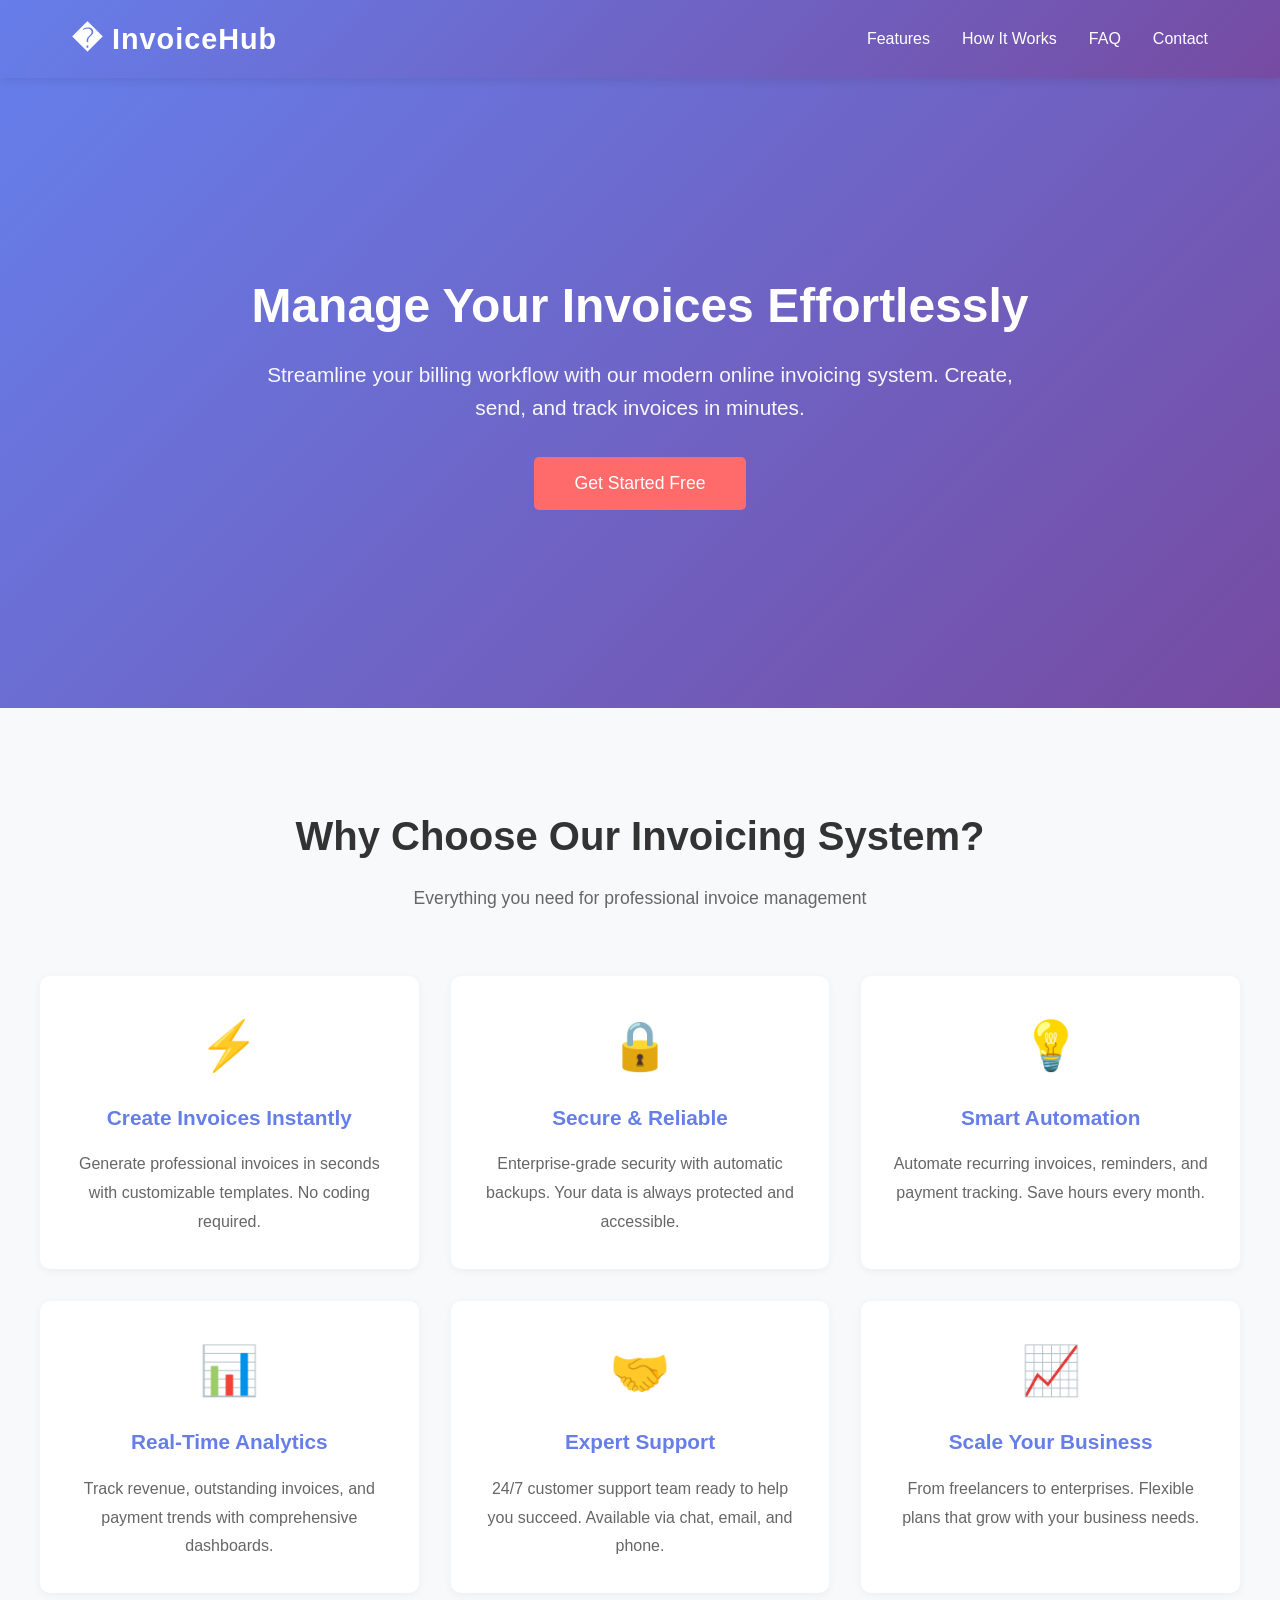
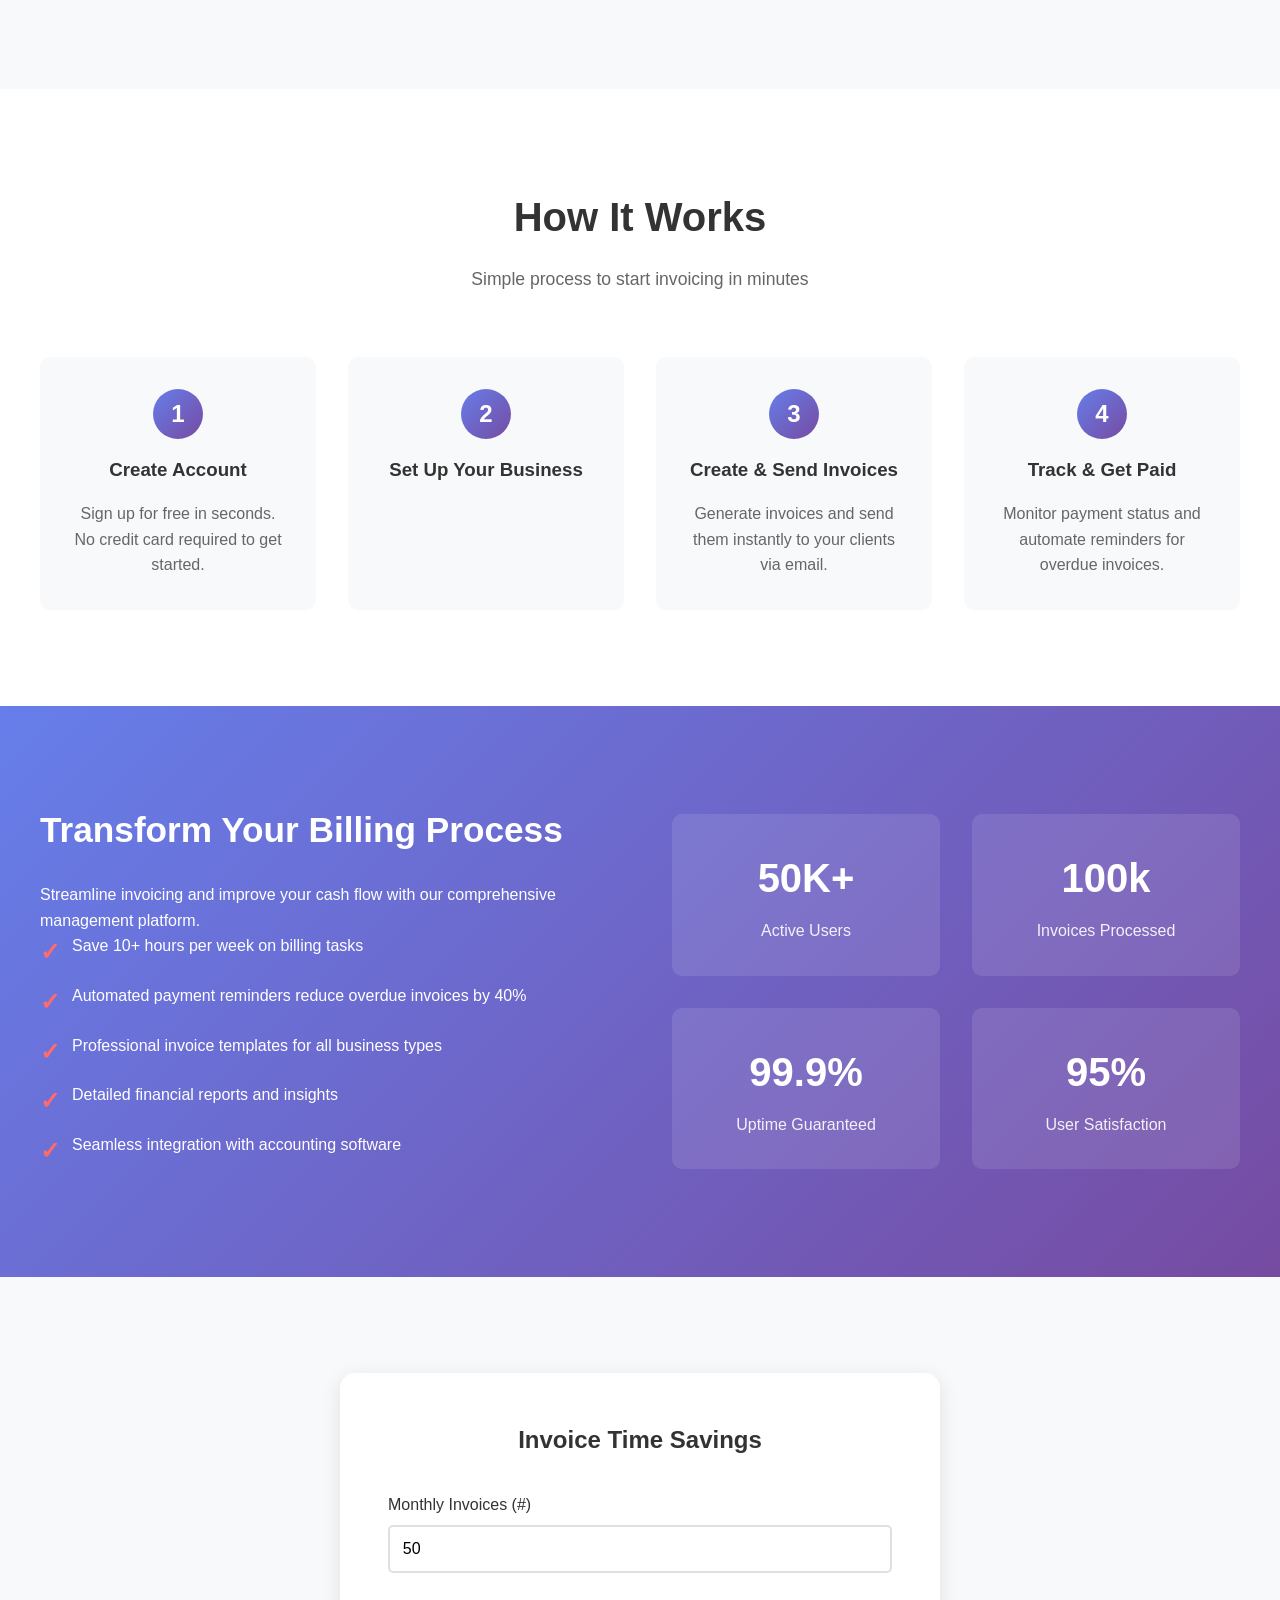
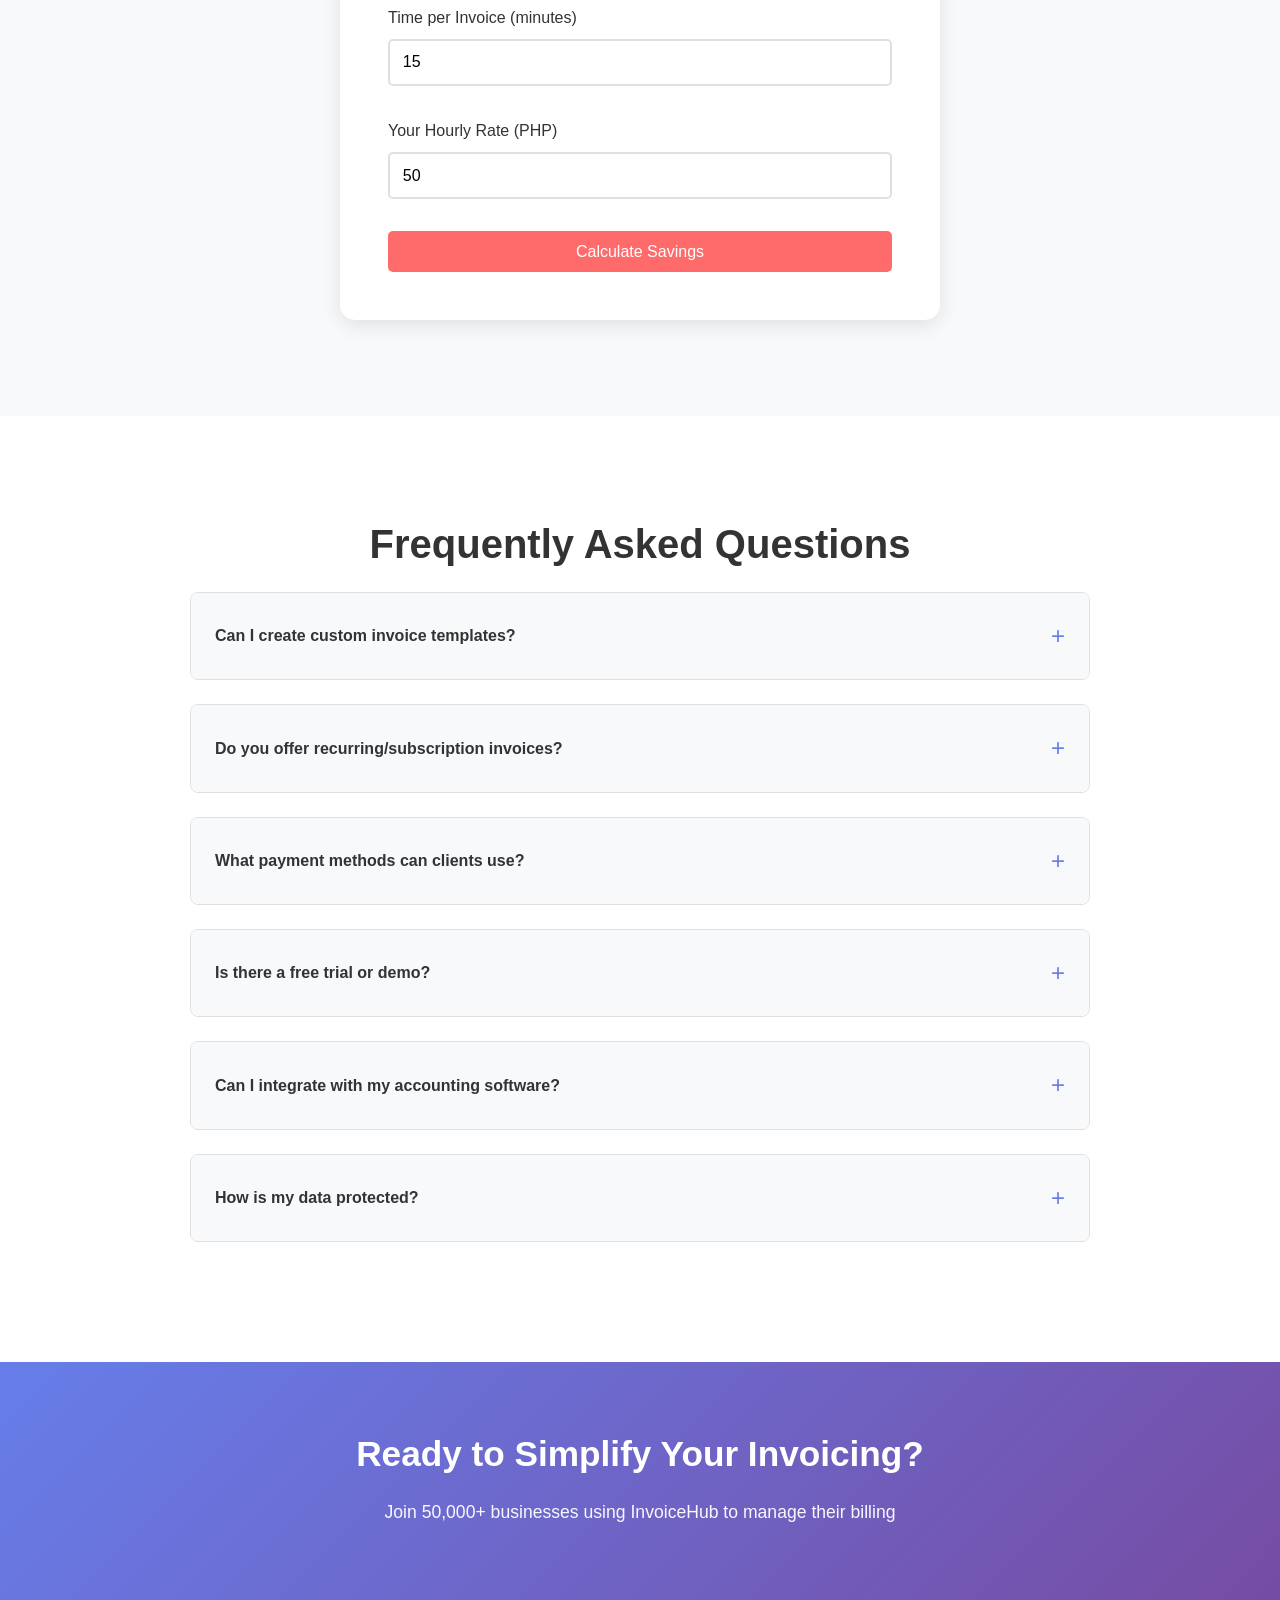
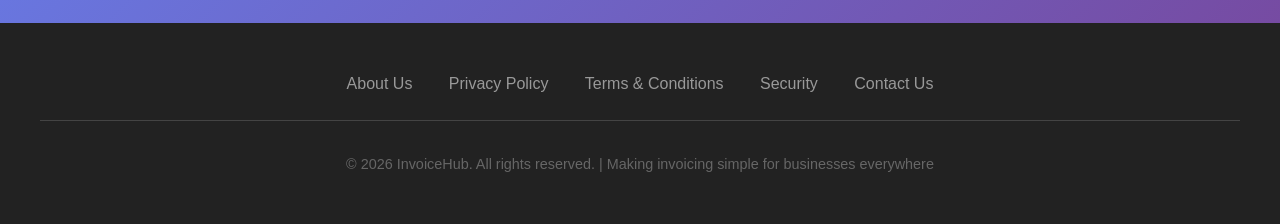
<file: Online Invoicing System/index.html>
<!DOCTYPE html>
<html lang="en">
<head>
    <meta charset="UTF-8">
    <meta name="viewport" content="width=device-width, initial-scale=1.0">
    <title>Online Invoicing System - Professional Invoice Management</title>
    <style>
        * {
            margin: 0;
            padding: 0;
            box-sizing: border-box;
        }

        body {
            font-family: 'Segoe UI', Tahoma, Geneva, Verdana, sans-serif;
            line-height: 1.6;
            color: #333;
            overflow-x: hidden;
        }

        /* Header & Navigation */
        header {
            background: linear-gradient(135deg, #667eea 0%, #764ba2 100%);
            color: white;
            padding: 1rem 0;
            position: sticky;
            top: 0;
            z-index: 1000;
            box-shadow: 0 2px 10px rgba(0, 0, 0, 0.1);
        }

        nav {
            max-width: 1200px;
            margin: 0 auto;
            display: flex;
            justify-content: space-between;
            align-items: center;
            padding: 0 2rem;
        }

        .logo {
            font-size: 1.8rem;
            font-weight: bold;
            letter-spacing: 1px;
        }

        .nav-links {
            display: flex;
            list-style: none;
            gap: 2rem;
        }

        .nav-links a {
            color: white;
            text-decoration: none;
            transition: opacity 0.3s;
            cursor: pointer;
        }

        .nav-links a:hover {
            opacity: 0.8;
        }

        .cta-button {
            background: #ff6b6b;
            color: white;
            padding: 0.7rem 1.5rem;
            border-radius: 5px;
            text-decoration: none;
            transition: all 0.3s;
            border: none;
            cursor: pointer;
            font-size: 1rem;
        }

        .cta-button:hover {
            background: #ff5252;
            transform: translateY(-2px);
            box-shadow: 0 5px 15px rgba(255, 107, 107, 0.3);
        }

        /* Hero Section */
        .hero {
            background: linear-gradient(135deg, #667eea 0%, #764ba2 100%);
            color: white;
            padding: 6rem 2rem;
            text-align: center;
            min-height: 70vh;
            display: flex;
            align-items: center;
            justify-content: center;
        }

        .hero-content {
            max-width: 800px;
            animation: fadeInUp 0.8s ease;
        }

        .hero h1 {
            font-size: 3rem;
            margin-bottom: 1.5rem;
            line-height: 1.2;
        }

        .hero p {
            font-size: 1.3rem;
            margin-bottom: 2rem;
            opacity: 0.95;
        }

        .hero-buttons {
            display: flex;
            gap: 1rem;
            justify-content: center;
            flex-wrap: wrap;
        }

        .hero .primary-btn {
            background: #ff6b6b;
            padding: 1rem 2.5rem;
            font-size: 1.1rem;
        }

        .hero .secondary-btn {
            background: rgba(255, 255, 255, 0.2);
            padding: 1rem 2.5rem;
            font-size: 1.1rem;
            border: 2px solid white;
        }

        .hero .secondary-btn:hover {
            background: rgba(255, 255, 255, 0.3);
        }

        /* Animation */
        @keyframes fadeInUp {
            from {
                opacity: 0;
                transform: translateY(30px);
            }
            to {
                opacity: 1;
                transform: translateY(0);
            }
        }

        /* Features Section */
        .features {
            padding: 6rem 2rem;
            background: #f8f9fa;
        }

        .section-title {
            text-align: center;
            font-size: 2.5rem;
            margin-bottom: 1rem;
            color: #333;
        }

        .section-subtitle {
            text-align: center;
            font-size: 1.1rem;
            color: #666;
            margin-bottom: 4rem;
        }

        .features-grid {
            max-width: 1200px;
            margin: 0 auto;
            display: grid;
            grid-template-columns: repeat(auto-fit, minmax(300px, 1fr));
            gap: 2rem;
        }

        .feature-card {
            background: white;
            padding: 2rem;
            border-radius: 10px;
            box-shadow: 0 2px 10px rgba(0, 0, 0, 0.05);
            transition: transform 0.3s, box-shadow 0.3s;
            text-align: center;
        }

        .feature-card:hover {
            transform: translateY(-5px);
            box-shadow: 0 10px 25px rgba(0, 0, 0, 0.1);
        }

        .feature-icon {
            font-size: 3rem;
            margin-bottom: 1rem;
        }

        .feature-card h3 {
            font-size: 1.3rem;
            margin-bottom: 1rem;
            color: #667eea;
        }

        .feature-card p {
            color: #666;
            line-height: 1.8;
        }

        /* How It Works */
        .how-it-works {
            padding: 6rem 2rem;
            background: white;
        }

        .steps-grid {
            max-width: 1200px;
            margin: 0 auto;
            display: grid;
            grid-template-columns: repeat(auto-fit, minmax(250px, 1fr));
            gap: 2rem;
        }

        .step {
            position: relative;
            padding: 2rem;
            background: #f8f9fa;
            border-radius: 10px;
            text-align: center;
        }

        .step-number {
            display: inline-block;
            width: 50px;
            height: 50px;
            background: linear-gradient(135deg, #667eea 0%, #764ba2 100%);
            color: white;
            border-radius: 50%;
            line-height: 50px;
            font-size: 1.5rem;
            font-weight: bold;
            margin-bottom: 1rem;
        }

        .step h3 {
            margin-bottom: 1rem;
            color: #333;
        }

        .step p {
            color: #666;
        }

        /* Benefits Section */
        .benefits {
            padding: 6rem 2rem;
            background: linear-gradient(135deg, #667eea 0%, #764ba2 100%);
            color: white;
        }

        .benefits-content {
            max-width: 1200px;
            margin: 0 auto;
            display: grid;
            grid-template-columns: 1fr 1fr;
            gap: 4rem;
            align-items: center;
        }

        .benefits-text h2 {
            font-size: 2.2rem;
            margin-bottom: 1.5rem;
        }

        .benefits-list {
            list-style: none;
        }

        .benefits-list li {
            margin-bottom: 1.5rem;
            padding-left: 2rem;
            position: relative;
        }

        .benefits-list li:before {
            content: "✓";
            position: absolute;
            left: 0;
            font-size: 1.5rem;
            color: #ff6b6b;
            font-weight: bold;
        }

        .benefits-stats {
            display: grid;
            grid-template-columns: 1fr 1fr;
            gap: 2rem;
        }

        .stat {
            background: rgba(255, 255, 255, 0.1);
            padding: 2rem;
            border-radius: 10px;
            text-align: center;
        }

        .stat-number {
            font-size: 2.5rem;
            font-weight: bold;
            margin-bottom: 0.5rem;
        }

        .stat-label {
            opacity: 0.9;
        }

        /* Loan Amount Calculator */
        .calculator {
            padding: 6rem 2rem;
            background: #f8f9fa;
        }

        .calculator-container {
            max-width: 600px;
            margin: 0 auto;
            background: white;
            padding: 3rem;
            border-radius: 15px;
            box-shadow: 0 5px 20px rgba(0, 0, 0, 0.1);
        }

        .calculator-container h2 {
            text-align: center;
            margin-bottom: 2rem;
            color: #333;
        }

        .input-group {
            margin-bottom: 2rem;
        }

        .input-group label {
            display: block;
            margin-bottom: 0.5rem;
            color: #333;
            font-weight: 500;
        }

        .input-group input {
            width: 100%;
            padding: 0.8rem;
            border: 2px solid #e0e0e0;
            border-radius: 5px;
            font-size: 1rem;
            transition: border-color 0.3s;
        }

        .input-group input:focus {
            outline: none;
            border-color: #667eea;
        }

        .result {
            background: #f0f4ff;
            padding: 2rem;
            border-radius: 10px;
            margin-top: 2rem;
            text-align: center;
            display: none;
        }

        .result.show {
            display: block;
            animation: fadeInUp 0.5s ease;
        }

        .result p {
            color: #666;
            margin-bottom: 1rem;
        }

        .result-amount {
            font-size: 2rem;
            color: #667eea;
            font-weight: bold;
        }

        /* FAQ Section */
        .faq {
            padding: 6rem 2rem;
            background: white;
        }

        .faq-container {
            max-width: 900px;
            margin: 0 auto;
        }

        .faq-item {
            margin-bottom: 1.5rem;
            border: 1px solid #e0e0e0;
            border-radius: 8px;
            overflow: hidden;
        }

        .faq-question {
            background: #f8f9fa;
            padding: 1.5rem;
            cursor: pointer;
            display: flex;
            justify-content: space-between;
            align-items: center;
            transition: background 0.3s;
        }

        .faq-question:hover {
            background: #f0f0f0;
        }

        .faq-question h4 {
            color: #333;
            margin: 0;
        }

        .faq-toggle {
            font-size: 1.5rem;
            color: #667eea;
            transition: transform 0.3s;
        }

        .faq-toggle.active {
            transform: rotate(45deg);
        }

        .faq-answer {
            padding: 0;
            max-height: 0;
            overflow: hidden;
            transition: all 0.3s;
            background: #fafafa;
        }

        .faq-answer.show {
            padding: 1.5rem;
            max-height: 500px;
        }

        .faq-answer p {
            color: #666;
            line-height: 1.8;
        }

        /* CTA Section */
        .final-cta {
            background: linear-gradient(135deg, #667eea 0%, #764ba2 100%);
            color: white;
            padding: 4rem 2rem;
            text-align: center;
        }

        .final-cta h2 {
            font-size: 2.2rem;
            margin-bottom: 1rem;
        }

        .final-cta p {
            font-size: 1.1rem;
            margin-bottom: 2rem;
            opacity: 0.95;
        }

        .final-cta .cta-button {
            padding: 1.2rem 3rem;
            font-size: 1.1rem;
        }

        /* Footer */
        footer {
            background: #222;
            color: white;
            padding: 3rem 2rem;
            text-align: center;
        }

        .footer-content {
            max-width: 1200px;
            margin: 0 auto;
        }

        .footer-links {
            margin-bottom: 1.5rem;
        }

        .footer-links a {
            color: #999;
            text-decoration: none;
            margin: 0 1rem;
            transition: color 0.3s;
        }

        .footer-links a:hover {
            color: white;
        }

        .footer-bottom {
            color: #666;
            font-size: 0.9rem;
            border-top: 1px solid #444;
            padding-top: 2rem;
        }

        /* Responsive */
        @media (max-width: 768px) {
            .hero h1 {
                font-size: 2rem;
            }

            .hero p {
                font-size: 1rem;
            }

            .hero-buttons {
                flex-direction: column;
                align-items: center;
            }

            .hero .primary-btn,
            .hero .secondary-btn {
                width: 100%;
            }

            .nav-links {
                display: none;
            }

            .section-title {
                font-size: 2rem;
            }

            .benefits-content {
                grid-template-columns: 1fr;
            }

            .benefits-stats {
                grid-template-columns: 1fr;
            }

            .calculator-container {
                padding: 2rem;
            }
        }
    </style>
</head>
<body>
    <!-- Header -->
    <header>
        <nav>
            <div class="logo">� InvoiceHub</div>
            <ul class="nav-links">
                <li><a href="#features">Features</a></li>
                <li><a href="#how-it-works">How It Works</a></li>
                <li><a href="#faq">FAQ</a></li>
                <li><a href="#contact">Contact</a></li>
            </ul>
           
        </nav>
    </header>

    <!-- Hero Section -->
    <section class="hero">
        <div class="hero-content">
            <h1>Manage Your Invoices Effortlessly</h1>
            <p>Streamline your billing workflow with our modern online invoicing system. Create, send, and track invoices in minutes.</p>
            <div class="hero-buttons">
                <button class="cta-button primary-btn" onclick="startfree()">Get Started Free</button>
               
                
            </div>
        </div>
    </section>

    <!-- Features Section -->
    <section class="features" id="features">
        <h2 class="section-title">Why Choose Our Invoicing System?</h2>
        <p class="section-subtitle">Everything you need for professional invoice management</p>
        <div class="features-grid">
            <div class="feature-card">
                <div class="feature-icon">⚡</div>
                <h3>Create Invoices Instantly</h3>
                <p>Generate professional invoices in seconds with customizable templates. No coding required.</p>
            </div>
            <div class="feature-card">
                <div class="feature-icon">🔒</div>
                <h3>Secure & Reliable</h3>
                <p>Enterprise-grade security with automatic backups. Your data is always protected and accessible.</p>
            </div>
            <div class="feature-card">
                <div class="feature-icon">💡</div>
                <h3>Smart Automation</h3>
                <p>Automate recurring invoices, reminders, and payment tracking. Save hours every month.</p>
            </div>
            <div class="feature-card">
                <div class="feature-icon">📊</div>
                <h3>Real-Time Analytics</h3>
                <p>Track revenue, outstanding invoices, and payment trends with comprehensive dashboards.</p>
            </div>
            <div class="feature-card">
                <div class="feature-icon">🤝</div>
                <h3>Expert Support</h3>
                <p>24/7 customer support team ready to help you succeed. Available via chat, email, and phone.</p>
            </div>
            <div class="feature-card">
                <div class="feature-icon">📈</div>
                <h3>Scale Your Business</h3>
                <p>From freelancers to enterprises. Flexible plans that grow with your business needs.</p>
            </div>
        </div>
    </section>

    <!-- How It Works -->
    <section class="how-it-works" id="how-it-works">
        <h2 class="section-title">How It Works</h2>
        <p class="section-subtitle">Simple process to start invoicing in minutes</p>
        <div class="steps-grid">
            <div class="step">
                <div class="step-number">1</div>
                <h3>Create Account</h3>
                <p>Sign up for free in seconds. No credit card required to get started.</p>
            </div>
            <div class="step">
                <div class="step-number">2</div>
                <h3>Set Up Your Business</h3>
               
            </div>
            <div class="step">
                <div class="step-number">3</div>
                <h3>Create & Send Invoices</h3>
                <p>Generate invoices and send them instantly to your clients via email.</p>
            </div>
            <div class="step">
                <div class="step-number">4</div>
                <h3>Track & Get Paid</h3>
                <p>Monitor payment status and automate reminders for overdue invoices.</p>
            </div>
        </div>
    </section>

    <!-- Benefits Section -->
    <section class="benefits">
        <div class="benefits-content">
            <div class="benefits-text">
                <h2>Transform Your Billing Process</h2>
                <p>Streamline invoicing and improve your cash flow with our comprehensive management platform.</p>
                <ul class="benefits-list">
                    <li>Save 10+ hours per week on billing tasks</li>
                    <li>Automated payment reminders reduce overdue invoices by 40%</li>
                    <li>Professional invoice templates for all business types</li>
                    <li>Detailed financial reports and insights</li>
                    <li>Seamless integration with accounting software</li>
                </ul>
            </div>
            <div class="benefits-stats">
                <div class="stat">
                    <div class="stat-number">50K+</div>
                    <div class="stat-label">Active Users</div>
                </div>
                <div class="stat">
                    <div class="stat-number">100k</div>
                    <div class="stat-label">Invoices Processed</div>
                </div>
                <div class="stat">
                    <div class="stat-number">99.9%</div>
                    <div class="stat-label">Uptime Guaranteed</div>
                </div>
                <div class="stat">
                    <div class="stat-number">95%</div>
                    <div class="stat-label">User Satisfaction</div>
                </div>
            </div>
        </div>
    </section>

    <!-- Invoice Estimator -->
    <section class="calculator" id="calculator">
        <div class="calculator-container">
            <h2>Invoice Time Savings</h2>
            <div class="input-group">
                <label for="invoice-amount">Monthly Invoices (#)</label>
                <input type="number" id="invoice-amount" placeholder="Enter number of invoices" min="0" value="50">
            </div>
            <div class="input-group">
                <label for="terms">Time per Invoice (minutes)</label>
                <input type="number" id="terms" placeholder="15" min="5" max="60" value="15">
            </div>
            <div class="input-group">
                <label for="rate">Your Hourly Rate (PHP)</label>
                <input type="number" id="rate" placeholder="50" min="10" max="500" step="5" value="50">
            </div>
            <button class="cta-button" style="width: 100%;" onclick="calculateSavings()">Calculate Savings</button>
            <div class="result" id="result">
                <p>Monthly Time Savings:</p>
                <div class="result-amount" id="loan-amount">0 hours</div>
                <p style="margin-top: 1rem; font-size: 0.9rem;">Worth approximately PHP0</p>
            </div>
        </div>
    </section>

    <!-- FAQ Section -->
    <section class="faq" id="faq">
        <div class="faq-container">
            <h2 class="section-title">Frequently Asked Questions</h2>
            <div class="faq-item">
                <div class="faq-question" onclick="toggleFaq(this)">
                    <h4>Can I create custom invoice templates?</h4>
                    <span class="faq-toggle">+</span>
                </div>
                <div class="faq-answer">
                    <p>Yes! Our system includes pre-designed professional templates that you can fully customize with your logo, colors, and business information.</p>
                </div>
            </div>
            <div class="faq-item">
                <div class="faq-question" onclick="toggleFaq(this)">
                    <h4>Do you offer recurring/subscription invoices?</h4>
                    <span class="faq-toggle">+</span>
                </div>
                <div class="faq-answer">
                    <p>Absolutely! Set up automatic recurring invoices for regular clients. The system will send them on schedule and track payments automatically.</p>
                </div>
            </div>
            <div class="faq-item">
                <div class="faq-question" onclick="toggleFaq(this)">
                    <h4>What payment methods can clients use?</h4>
                    <span class="faq-toggle">+</span>
                </div>
                <div class="faq-answer">
                    <p>We support credit cards, bank transfers, digital wallets, and more. You can configure which payment methods to accept for your invoices.</p>
                </div>
            </div>
            <div class="faq-item">
                <div class="faq-question" onclick="toggleFaq(this)">
                    <h4>Is there a free trial or demo?</h4>
                    <span class="faq-toggle">+</span>
                </div>
                <div class="faq-answer">
                    <p>Yes! Sign up for a free account today. No credit card required. You can start creating and sending invoices immediately on our free plan.</p>
                </div>
            </div>
            <div class="faq-item">
                <div class="faq-question" onclick="toggleFaq(this)">
                    <h4>Can I integrate with my accounting software?</h4>
                    <span class="faq-toggle">+</span>
                </div>
                <div class="faq-answer">
                    <p>We integrate with popular accounting software like QuickBooks, Xero, and Wave. Automated data sync saves you time and reduces errors.</p>
                </div>
            </div>
            <div class="faq-item">
                <div class="faq-question" onclick="toggleFaq(this)">
                    <h4>How is my data protected?</h4>
                    <span class="faq-toggle">+</span>
                </div>
                <div class="faq-answer">
                    <p>Your data is protected with enterprise-grade encryption, automated daily backups, and compliance with industry standards. We maintain 99.9% uptime.</p>
                </div>
            </div>
        </div>
    </section>

    <!-- Final CTA Section -->
    <section class="final-cta">
        <h2>Ready to Simplify Your Invoicing?</h2>
        <p>Join 50,000+ businesses using InvoiceHub to manage their billing</p>
        
    </section>

    <!-- Footer -->
    <footer>
        <div class="footer-content">
            <div class="footer-links">
                <a href="#about">About Us</a>
                <a href="#privacy">Privacy Policy</a>
                <a href="#terms">Terms & Conditions</a>
                <a href="#security">Security</a>
                <a href="#contact">Contact Us</a>
            </div>
            <div class="footer-bottom">
                <p>&copy; 2026 InvoiceHub. All rights reserved. | Making invoicing simple for businesses everywhere</p>
            </div>
        </div>
    </footer>

    <script>
        // FAQ Toggle Functionality
        function toggleFaq(element) {
            const answer = element.nextElementSibling;
            const toggle = element.querySelector('.faq-toggle');
            
            // Close all other FAQs
            document.querySelectorAll('.faq-answer').forEach(item => {
                if (item !== answer) {
                    item.classList.remove('show');
                }
            });
            
            document.querySelectorAll('.faq-toggle').forEach(item => {
                if (item !== toggle) {
                    item.classList.remove('active');
                }
            });
            
            // Toggle current FAQ
            answer.classList.toggle('show');
            toggle.classList.toggle('active');
        }

        // Invoice Savings Estimator
        function calculateSavings() {
            const numInvoices = parseFloat(document.getElementById('invoice-amount').value);
            const timePerInvoice = parseFloat(document.getElementById('terms').value);
            const hourlyRate = parseFloat(document.getElementById('rate').value);
            
            if (!numInvoices || numInvoices <= 0) {
                alert('Please enter a valid number of invoices');
                return;
            }
            
            // Calculate total time spent manually
            const totalMinutes = numInvoices * timePerInvoice;
            const totalHours = totalMinutes / 60;
            
            // Assume our system reduces time by 80%
            const savedHours = totalHours * 0.8;
            const savedValue = savedHours * hourlyRate;
            
            // Display result
            const resultElement = document.getElementById('result');
            const loanAmountElement = document.getElementById('loan-amount');
            loanAmountElement.innerHTML = savedHours.toFixed(1) + ' hours<p style="margin-top: 1rem; font-size: 0.9rem;">Worth approximately $' + savedValue.toFixed(2) + '</p>';
            
            resultElement.classList.add('show');
        }

        // Allow Enter key in calculator inputs
        document.getElementById('invoice-amount').addEventListener('keypress', function(e) {
            if (e.key === 'Enter') calculateSavings();
        });

        document.getElementById('rate').addEventListener('keypress', function(e) {
            if (e.key === 'Enter') calculateSavings();
        });

        document.getElementById('terms').addEventListener('keypress', function(e) {
            if (e.key === 'Enter') calculateSavings();
        });

        // Smooth scrolling for navigation links
        document.querySelectorAll('a[href^="#"]').forEach(anchor => {
            anchor.addEventListener('click', function (e) {
                e.preventDefault();
                const target = document.querySelector(this.getAttribute('href'));
                if (target) {
                    target.scrollIntoView({
                        behavior: 'smooth',
                        block: 'start'
                    });
                }
            });
        });

        // Add scroll animation for feature cards
        const observerOptions = {
            threshold: 0.1,
            rootMargin: '0px 0px -100px 0px'
        };

        const observer = new IntersectionObserver(function(entries) {
            entries.forEach(entry => {
                if (entry.isIntersecting) {
                    entry.target.style.animation = 'fadeInUp 0.6s ease forwards';
                    observer.unobserve(entry.target);
                }
            });
        }, observerOptions);

        document.querySelectorAll('.feature-card, .step').forEach(el => {
            observer.observe(el);
        });

        // Navigate to demo page
        function viewDemo() {
            window.location.href = 'dem.html';
        }
        function startfree() {
            window.location.href = 'signup.html';
        }
    </script>
</body>
</html>
</file>
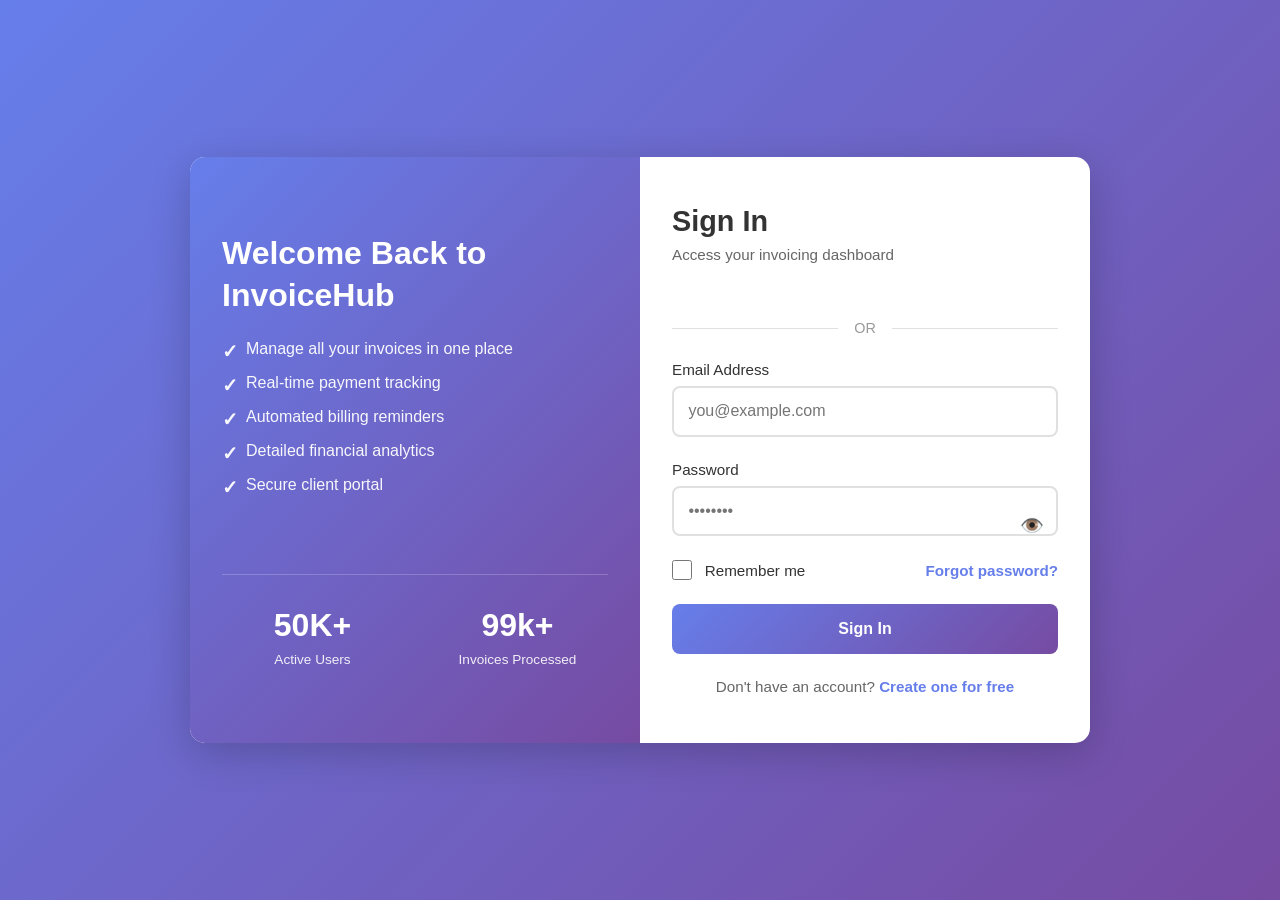
<file: Online Invoicing System/signin.html>
<!DOCTYPE html>
<html lang="en">
<head>
    <meta charset="UTF-8">
    <meta name="viewport" content="width=device-width, initial-scale=1.0">
    <title>Sign In - Online Invoicing System</title>
    <style>
        * {
            margin: 0;
            padding: 0;
            box-sizing: border-box;
        }

        body {
            font-family: 'Segoe UI', Tahoma, Geneva, Verdana, sans-serif;
            background: linear-gradient(135deg, #667eea 0%, #764ba2 100%);
            min-height: 100vh;
            display: flex;
            align-items: center;
            justify-content: center;
            padding: 2rem;
        }

        .signin-container {
            display: grid;
            grid-template-columns: 1fr 1fr;
            gap: 0;
            background: white;
            border-radius: 15px;
            box-shadow: 0 10px 40px rgba(0, 0, 0, 0.2);
            max-width: 900px;
            width: 100%;
            overflow: hidden;
        }

        .signin-left {
            background: linear-gradient(135deg, #667eea 0%, #764ba2 100%);
            color: white;
            padding: 3rem 2rem;
            display: flex;
            flex-direction: column;
            justify-content: center;
        }

        .signin-left h2 {
            font-size: 2rem;
            margin-bottom: 1.5rem;
            line-height: 1.3;
        }

        .features-list {
            list-style: none;
            margin-bottom: 2rem;
        }

        .features-list li {
            margin-bottom: 1rem;
            padding-left: 1.5rem;
            position: relative;
            opacity: 0.95;
        }

        .features-list li:before {
            content: "✓";
            position: absolute;
            left: 0;
            font-weight: bold;
            font-size: 1.2rem;
        }

        .stats {
            display: grid;
            grid-template-columns: 1fr 1fr;
            gap: 1.5rem;
            margin-top: 2rem;
            padding-top: 2rem;
            border-top: 1px solid rgba(255, 255, 255, 0.2);
        }

        .stat-item {
            text-align: center;
        }

        .stat-number {
            font-size: 2rem;
            font-weight: bold;
            margin-bottom: 0.5rem;
        }

        .stat-label {
            font-size: 0.85rem;
            opacity: 0.9;
        }

        .signin-right {
            padding: 3rem 2rem;
            display: flex;
            flex-direction: column;
            justify-content: center;
        }

        .signin-header {
            margin-bottom: 2rem;
        }

        .signin-header h1 {
            font-size: 1.8rem;
            color: #333;
            margin-bottom: 0.5rem;
        }

        .signin-header p {
            color: #666;
            font-size: 0.95rem;
        }

        .form-group {
            margin-bottom: 1.5rem;
        }

        label {
            display: block;
            margin-bottom: 0.5rem;
            color: #333;
            font-weight: 500;
            font-size: 0.95rem;
        }

        input[type="email"],
        input[type="password"] {
            width: 100%;
            padding: 0.9rem;
            border: 2px solid #e0e0e0;
            border-radius: 8px;
            font-size: 1rem;
            transition: all 0.3s;
            font-family: inherit;
        }

        input[type="email"]:focus,
        input[type="password"]:focus {
            outline: none;
            border-color: #667eea;
            box-shadow: 0 0 0 3px rgba(102, 126, 234, 0.1);
        }

        .password-field {
            position: relative;
        }

        .toggle-password {
            position: absolute;
            right: 0.9rem;
            top: 50%;
            transform: translateY(-50%);
            cursor: pointer;
            color: #999;
            font-size: 1.2rem;
            margin-top: 0.9rem;
        }

        .toggle-password:hover {
            color: #667eea;
        }

        .checkbox-group {
            display: flex;
            align-items: center;
            justify-content: space-between;
            margin-bottom: 1.5rem;
        }

        .checkbox-left {
            display: flex;
            align-items: center;
        }

        .checkbox-group input[type="checkbox"] {
            width: 20px;
            height: 20px;
            margin-right: 0.8rem;
            cursor: pointer;
            accent-color: #667eea;
        }

        .checkbox-group label {
            margin-bottom: 0;
            font-weight: 400;
            cursor: pointer;
        }

        .forgot-password {
            color: #667eea;
            text-decoration: none;
            font-weight: 600;
            font-size: 0.95rem;
            transition: color 0.3s;
        }

        .forgot-password:hover {
            color: #764ba2;
            text-decoration: underline;
        }

        .signin-btn {
            width: 100%;
            padding: 1rem;
            background: linear-gradient(135deg, #667eea 0%, #764ba2 100%);
            color: white;
            border: none;
            border-radius: 8px;
            font-size: 1rem;
            font-weight: 600;
            cursor: pointer;
            transition: all 0.3s;
        }

        .signin-btn:hover {
            transform: translateY(-2px);
            box-shadow: 0 5px 20px rgba(102, 126, 234, 0.3);
        }

        .signin-btn:active {
            transform: translateY(0);
        }

        .signin-btn:disabled {
            opacity: 0.6;
            cursor: not-allowed;
        }

        .divider {
            margin: 1.5rem 0;
            position: relative;
            text-align: center;
        }

        .divider::before {
            content: '';
            position: absolute;
            top: 50%;
            left: 0;
            right: 0;
            height: 1px;
            background: #e0e0e0;
        }

        .divider span {
            background: white;
            padding: 0 1rem;
            color: #999;
            font-size: 0.9rem;
            position: relative;
        }

        .social-signin {
            display: flex;
            gap: 1rem;
            margin-bottom: 1.5rem;
        }

        .social-btn {
            flex: 1;
            padding: 0.9rem;
            border: 2px solid #e0e0e0;
            background: white;
            border-radius: 8px;
            cursor: pointer;
            font-size: 0.9rem;
            font-weight: 600;
            color: #333;
            transition: all 0.3s;
        }

        .social-btn:hover {
            border-color: #667eea;
            background: #f8f9fa;
        }

        .signup-link {
            text-align: center;
            color: #666;
            font-size: 0.95rem;
            margin-top: 1.5rem;
        }

        .signup-link a {
            color: #667eea;
            text-decoration: none;
            font-weight: 600;
        }

        .signup-link a:hover {
            text-decoration: underline;
        }

        .error-message {
            color: #ff6b6b;
            font-size: 0.85rem;
            margin-top: 0.4rem;
            display: none;
        }

        .error-message.show {
            display: block;
        }

        .form-group.error input {
            border-color: #ff6b6b;
        }

        .success-message {
            background: #d4edda;
            color: #155724;
            padding: 1rem;
            border-radius: 8px;
            margin-bottom: 1.5rem;
            display: none;
        }

        .success-message.show {
            display: block;
        }

        .loading-spinner {
            display: none;
            width: 20px;
            height: 20px;
            border: 3px solid rgba(255, 255, 255, 0.3);
            border-top-color: white;
            border-radius: 50%;
            animation: spin 0.8s linear infinite;
            position: absolute;
            left: 50%;
            top: 50%;
            transform: translate(-50%, -50%);
        }

        @keyframes spin {
            to { transform: translate(-50%, -50%) rotate(360deg); }
        }

        .signin-btn.loading {
            position: relative;
            color: transparent;
        }

        .signin-btn.loading .loading-spinner {
            display: block;
        }

        /* Responsive */
        @media (max-width: 768px) {
            .signin-container {
                grid-template-columns: 1fr;
            }

            .signin-left {
                padding: 2rem;
                display: none;
            }

            .signin-right {
                padding: 2rem;
            }

            .signin-header h1 {
                font-size: 1.5rem;
            }

            .social-signin {
                flex-direction: column;
            }

            .social-btn {
                width: 100%;
            }

            .checkbox-group {
                flex-direction: column;
                align-items: flex-start;
                gap: 1rem;
            }
        }

        @media (max-width: 600px) {
            body {
                padding: 1rem;
            }

            .signin-right {
                padding: 1.5rem;
            }

            .signin-header h1 {
                font-size: 1.3rem;
            }

            input[type="email"],
            input[type="password"] {
                padding: 0.8rem;
                font-size: 16px;
            }
        }
    </style>
</head>
<body>
    <div class="signin-container">
        <!-- Left Side - Benefits -->
        <div class="signin-left">
            <h2>Welcome Back to InvoiceHub</h2>
            <ul class="features-list">
                <li>Manage all your invoices in one place</li>
                <li>Real-time payment tracking</li>
                <li>Automated billing reminders</li>
                
                <li>Detailed financial analytics</li>
                <li>Secure client portal</li>
            </ul>
            <div class="stats">
                <div class="stat-item">
                    <div class="stat-number">50K+</div>
                    <div class="stat-label">Active Users</div>
                </div>
                <div class="stat-item">
                    <div class="stat-number">99k+</div>
                    <div class="stat-label">Invoices Processed</div>
                </div>
            </div>
        </div>

        <!-- Right Side - Signin Form -->
        <div class="signin-right">
            <div class="signin-header">
                <h1>Sign In</h1>
                <p>Access your invoicing dashboard</p>
            </div>

            <div class="success-message" id="successMsg">
                ✓ Sign in successful! Redirecting...
            </div>

            <form id="signinForm">
                <!-- Social Signin -->
                <div class="social-signin">
                   
                </div>

                <div class="divider">
                    <span>OR</span>
                </div>

                <!-- Email Field -->
                <div class="form-group">
                    <label for="email">Email Address</label>
                    <input type="email" id="email" name="email" placeholder="you@example.com" required>
                    <div class="error-message"></div>
                </div>

                <!-- Password Field -->
                <div class="form-group">
                    <label for="password">Password</label>
                    <div class="password-field">
                        <input type="password" id="password" name="password" placeholder="••••••••" required>
                        <span class="toggle-password" onclick="togglePasswordVisibility()">👁️</span>
                    </div>
                    <div class="error-message"></div>
                </div>

                <!-- Remember & Forgot -->
                <div class="checkbox-group">
                    <div class="checkbox-left">
                        <input type="checkbox" id="remember" name="remember">
                        <label for="remember">Remember me</label>
                    </div>
                    <a href="forgot-password.html" class="forgot-password">Forgot password?</a>
                </div>

                <!-- Submit Button -->
                <button type="submit" class="signin-btn">
                    <span>Sign In</span>
                    <div class="loading-spinner"></div>
                </button>

                <!-- Signup Link -->
                <div class="signup-link">
                    Don't have an account? <a href="signup.html">Create one for free</a>
                </div>
            </form>
        </div>
    </div>

    <script>
        // Toggle password visibility
        function togglePasswordVisibility() {
            const passwordInput = document.getElementById('password');
            const toggleBtn = document.querySelector('.toggle-password');
            
            if (passwordInput.type === 'password') {
                passwordInput.type = 'text';
                toggleBtn.textContent = '🙈';
            } else {
                passwordInput.type = 'password';
                toggleBtn.textContent = '👁️';
            }
        }

        // Form validation
        function validateForm() {
            const form = document.getElementById('signinForm');
            const email = document.getElementById('email');
            const password = document.getElementById('password');
            let isValid = true;

            // Email validation
            const emailRegex = /^[^\s@]+@[^\s@]+\.[^\s@]+$/;
            if (!email.value.trim()) {
                showError(email, 'Email is required');
                isValid = false;
            } else if (!emailRegex.test(email.value)) {
                showError(email, 'Please enter a valid email address');
                isValid = false;
            } else {
                clearError(email);
            }

            // Password validation
            if (!password.value.trim()) {
                showError(password, 'Password is required');
                isValid = false;
            } else if (password.value.length < 6) {
                showError(password, 'Password must be at least 6 characters');
                isValid = false;
            } else {
                clearError(password);
            }

            return isValid;
        }

        function showError(input, message) {
            const formGroup = input.closest('.form-group');
            const errorMsg = formGroup.querySelector('.error-message');
            formGroup.classList.add('error');
            errorMsg.textContent = message;
            errorMsg.classList.add('show');
        }

        function clearError(input) {
            const formGroup = input.closest('.form-group');
            const errorMsg = formGroup.querySelector('.error-message');
            formGroup.classList.remove('error');
            errorMsg.classList.remove('show');
        }

        // Handle form submission
        document.getElementById("signinForm").addEventListener("submit", function(e) {
            e.preventDefault();

            if (!validateForm()) return;

            const btn = document.querySelector('.signin-btn');
            btn.classList.add('loading');
            btn.disabled = true;

            const formData = new FormData(this);

            fetch("signin.php", {
                method: "POST",
                body: formData
            })
            .then(res => res.json())
            .then(data => {
                btn.classList.remove('loading');
                btn.disabled = false;

                if (data.status === "success") {
                    document.getElementById("successMsg").classList.add("show");
                    setTimeout(() => {
                        window.location.href = "dashboard.php";
                    }, 1500);
                } else {
                    alert(data.message || "Sign in failed");
                }
            })
            .catch(err => {
                btn.classList.remove('loading');
                btn.disabled = false;
                alert("Server error. Please try again.");
                console.error(err);
            });
        });

        // Social signin handlers
        function signInWithGoogle() {
            console.log('Signing in with Google...');
            alert('Google sign-in integration would be implemented here');
        }

        function signInWithMicrosoft() {
            console.log('Signing in with Microsoft...');
            alert('Microsoft sign-in integration would be implemented here');
        }

        // Real-time validation
        document.getElementById('email').addEventListener('change', function() {
            const emailRegex = /^[^\s@]+@[^\s@]+\.[^\s@]+$/;
            if (this.value && !emailRegex.test(this.value)) {
                showError(this, 'Please enter a valid email address');
            } else if (this.value) {
                clearError(this);
            }
        });

        document.getElementById('password').addEventListener('change', function() {
            if (this.value && this.value.length < 6) {
                showError(this, 'Password must be at least 6 characters');
            } else if (this.value) {
                clearError(this);
            }
        });
    </script>
</body>
</html>
</file>
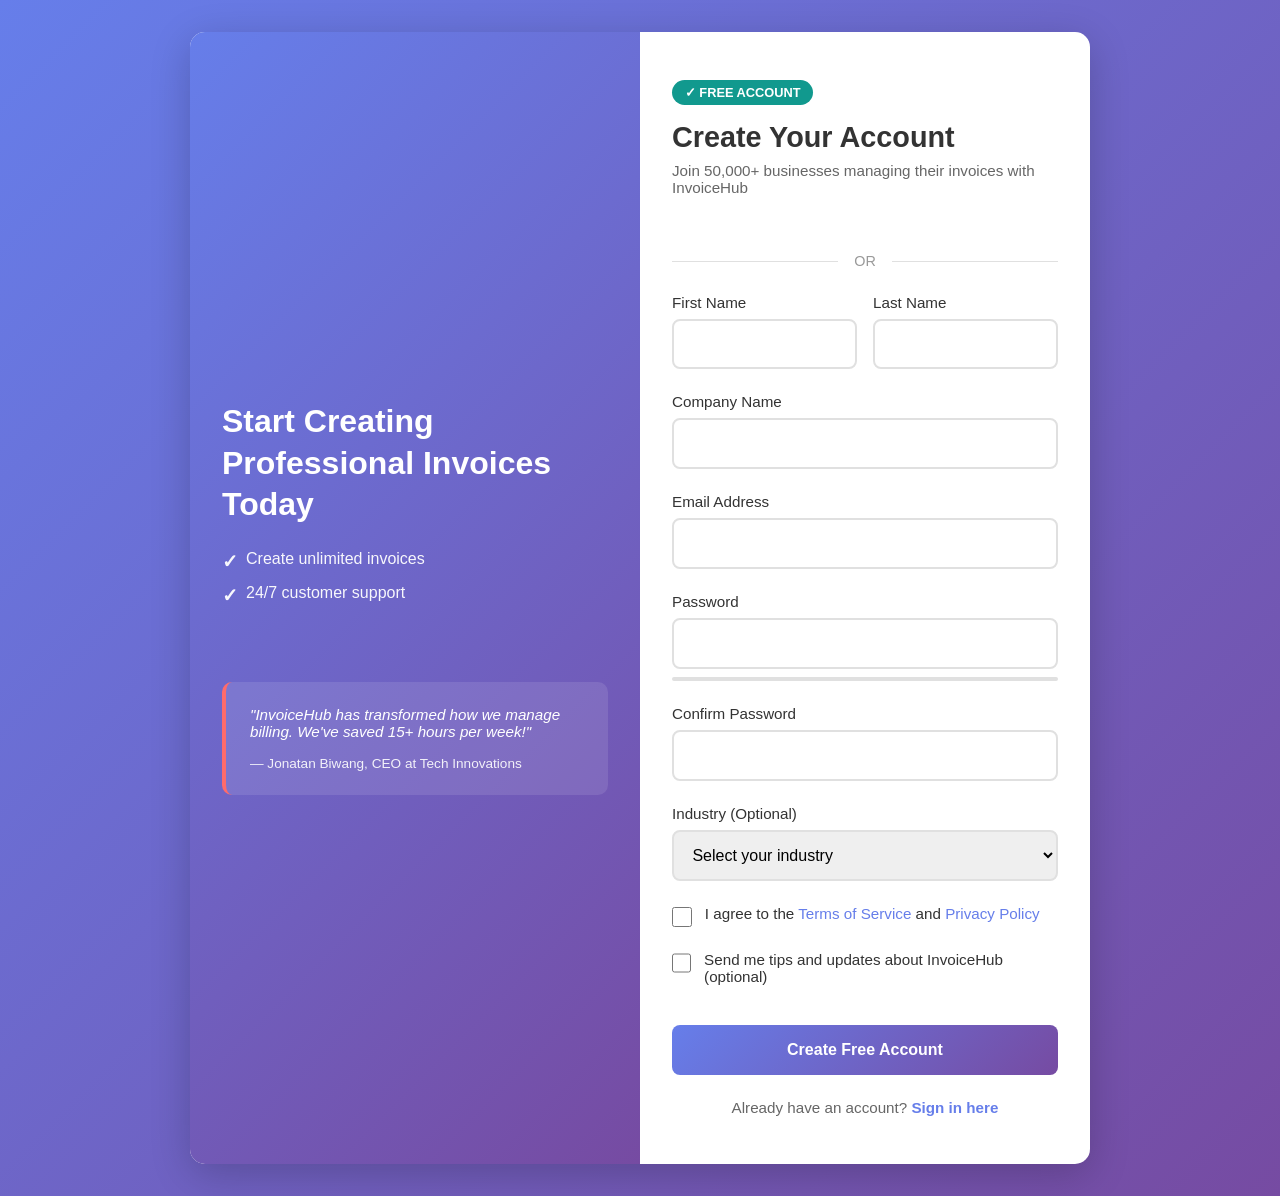
<file: Online Invoicing System/signup.html>
<!DOCTYPE html>
<html lang="en">
<head>
    <meta charset="UTF-8">
    <meta name="viewport" content="width=device-width, initial-scale=1.0">
    <title>Sign Up - Create Free Account | Online Invoicing System</title>
    <style>
        * {
            margin: 0;
            padding: 0;
            box-sizing: border-box;
        }

        body {
            font-family: 'Segoe UI', Tahoma, Geneva, Verdana, sans-serif;
            background: linear-gradient(135deg, #667eea 0%, #764ba2 100%);
            min-height: 100vh;
            display: flex;
            align-items: center;
            justify-content: center;
            padding: 2rem;
        }

        .signup-container {
            display: grid;
            grid-template-columns: 1fr 1fr;
            gap: 0;
            background: white;
            border-radius: 15px;
            box-shadow: 0 10px 40px rgba(0, 0, 0, 0.2);
            max-width: 900px;
            width: 100%;
            overflow: hidden;
        }

        .signup-left {
            background: linear-gradient(135deg, #667eea 0%, #764ba2 100%);
            color: white;
            padding: 3rem 2rem;
            display: flex;
            flex-direction: column;
            justify-content: center;
        }

        .signup-left h2 {
            font-size: 2rem;
            margin-bottom: 1.5rem;
            line-height: 1.3;
        }

        .features-list {
            list-style: none;
            margin-bottom: 2rem;
        }

        .features-list li {
            margin-bottom: 1rem;
            padding-left: 1.5rem;
            position: relative;
            opacity: 0.95;
        }

        .features-list li:before {
            content: "✓";
            position: absolute;
            left: 0;
            font-weight: bold;
            font-size: 1.2rem;
        }

        .testimonial {
            background: rgba(255, 255, 255, 0.1);
            padding: 1.5rem;
            border-radius: 10px;
            margin-top: 2rem;
            border-left: 4px solid #ff6b6b;
        }

        .testimonial p {
            font-size: 0.95rem;
            margin-bottom: 1rem;
            font-style: italic;
        }

        .testimonial-author {
            font-size: 0.85rem;
            opacity: 0.9;
        }

        .signup-right {
            padding: 3rem 2rem;
            display: flex;
            flex-direction: column;
            justify-content: center;
        }

        .signup-header {
            margin-bottom: 2rem;
        }

        .signup-header h1 {
            font-size: 1.8rem;
            color: #333;
            margin-bottom: 0.5rem;
        }

        .signup-header p {
            color: #666;
            font-size: 0.95rem;
        }

        .form-group {
            margin-bottom: 1.5rem;
        }

        label {
            display: block;
            margin-bottom: 0.5rem;
            color: #333;
            font-weight: 500;
            font-size: 0.95rem;
        }

        input[type="text"],
        input[type="email"],
        input[type="password"],
        input[type="tel"],
        select {
            width: 100%;
            padding: 0.9rem;
            border: 2px solid #e0e0e0;
            border-radius: 8px;
            font-size: 1rem;
            transition: all 0.3s;
            font-family: inherit;
        }

        input[type="text"]:focus,
        input[type="email"]:focus,
        input[type="password"]:focus,
        input[type="tel"]:focus,
        select:focus {
            outline: none;
            border-color: #667eea;
            box-shadow: 0 0 0 3px rgba(102, 126, 234, 0.1);
        }

        .form-row {
            display: grid;
            grid-template-columns: 1fr 1fr;
            gap: 1rem;
        }

        .form-group.full {
            grid-column: 1 / -1;
        }

        .password-strength {
            margin-top: 0.5rem;
            height: 4px;
            background: #e0e0e0;
            border-radius: 2px;
            overflow: hidden;
        }

        .password-strength-bar {
            height: 100%;
            width: 0%;
            background: #ff6b6b;
            transition: all 0.3s;
        }

        .password-strength-bar.weak {
            width: 33%;
            background: #ff6b6b;
        }

        .password-strength-bar.medium {
            width: 66%;
            background: #ffa500;
        }

        .password-strength-bar.strong {
            width: 100%;
            background: #11998e;
        }

        .checkbox-group {
            display: flex;
            align-items: flex-start;
            margin-bottom: 1.5rem;
        }

        .checkbox-group input[type="checkbox"] {
            width: 20px;
            height: 20px;
            margin-right: 0.8rem;
            margin-top: 2px;
            cursor: pointer;
            accent-color: #667eea;
        }

        .checkbox-group label {
            margin-bottom: 0;
            font-weight: 400;
            cursor: pointer;
        }

        .checkbox-group a {
            color: #667eea;
            text-decoration: none;
        }

        .checkbox-group a:hover {
            text-decoration: underline;
        }

        .signup-btn {
            width: 100%;
            padding: 1rem;
            background: linear-gradient(135deg, #667eea 0%, #764ba2 100%);
            color: white;
            border: none;
            border-radius: 8px;
            font-size: 1rem;
            font-weight: 600;
            cursor: pointer;
            transition: all 0.3s;
            margin-top: 1rem;
        }

        .signup-btn:hover {
            transform: translateY(-2px);
            box-shadow: 0 5px 20px rgba(102, 126, 234, 0.3);
        }

        .signup-btn:active {
            transform: translateY(0);
        }

        .signup-btn:disabled {
            opacity: 0.6;
            cursor: not-allowed;
        }

        .divider {
            margin: 1.5rem 0;
            position: relative;
            text-align: center;
        }

        .divider::before {
            content: '';
            position: absolute;
            top: 50%;
            left: 0;
            right: 0;
            height: 1px;
            background: #e0e0e0;
        }

        .divider span {
            background: white;
            padding: 0 1rem;
            color: #999;
            font-size: 0.9rem;
            position: relative;
        }

        .social-signup {
            display: flex;
            gap: 1rem;
            margin-bottom: 1.5rem;
        }

        .social-btn {
            flex: 1;
            padding: 0.9rem;
            border: 2px solid #e0e0e0;
            background: white;
            border-radius: 8px;
            cursor: pointer;
            font-size: 0.9rem;
            font-weight: 600;
            color: #333;
            transition: all 0.3s;
        }

        .social-btn:hover {
            border-color: #667eea;
            background: #f8f9fa;
        }

        .login-link {
            text-align: center;
            color: #666;
            font-size: 0.95rem;
            margin-top: 1.5rem;
        }

        .login-link a {
            color: #667eea;
            text-decoration: none;
            font-weight: 600;
        }

        .login-link a:hover {
            text-decoration: underline;
        }

        .error-message {
            color: #ff6b6b;
            font-size: 0.85rem;
            margin-top: 0.4rem;
            display: none;
        }

        .error-message.show {
            display: block;
        }

        .form-group.error input,
        .form-group.error select {
            border-color: #ff6b6b;
        }

        .success-message {
            background: #d4edda;
            color: #155724;
            padding: 1rem;
            border-radius: 8px;
            margin-bottom: 1.5rem;
            display: none;
        }

        .success-message.show {
            display: block;
        }

        .price-badge {
            display: inline-block;
            background: #11998e;
            color: white;
            padding: 0.3rem 0.8rem;
            border-radius: 20px;
            font-size: 0.8rem;
            font-weight: 600;
            margin-bottom: 1rem;
        }

        /* Responsive */
        @media (max-width: 768px) {
            .signup-container {
                grid-template-columns: 1fr;
            }

            .signup-left {
                padding: 2rem;
                display: none;
            }

            .signup-right {
                padding: 2rem;
            }

            .signup-header h1 {
                font-size: 1.5rem;
            }

            .form-row {
                grid-template-columns: 1fr;
            }

            .social-signup {
                flex-direction: column;
            }

            .social-btn {
                width: 100%;
            }
        }

        @media (max-width: 600px) {
            body {
                padding: 1rem;
            }

            .signup-right {
                padding: 1.5rem;
            }

            .signup-header h1 {
                font-size: 1.3rem;
            }

            input[type="text"],
            input[type="email"],
            input[type="password"],
            input[type="tel"],
            select {
                padding: 0.8rem;
                font-size: 16px;
            }
        }
    </style>
</head>
<body>
    <div class="signup-container">
        <!-- Left Side - Features -->
        <div class="signup-left">
            <h2>Start Creating Professional Invoices Today</h2>
            <ul class="features-list">
                <li>Create unlimited invoices</li>
                <li>24/7 customer support</li>
            </ul>
            <div class="testimonial">
                <p>"InvoiceHub has transformed how we manage billing. We've saved 15+ hours per week!"</p>
                <div class="testimonial-author">— Jonatan Biwang, CEO at Tech Innovations</div>
            </div>
        </div>

        <!-- Right Side - Signup Form -->
        <div class="signup-right">
            <div class="signup-header">
                <span class="price-badge">✓ FREE ACCOUNT</span>
                <h1>Create Your Account</h1>
                <p>Join 50,000+ businesses managing their invoices with InvoiceHub</p>
            </div>

            <div class="success-message" id="successMsg">
                ✓ Account created successfully! Redirecting...
            </div>

            <form id="signupForm">
                

                <div class="divider">
                    <span>OR</span>
                </div>

                <!-- Form Fields -->
                <div class="form-row">
                    <div class="form-group">
                        <label for="firstName">First Name</label>
                        <input type="text" id="firstName" name="firstName" required>
                        <div class="error-message"></div>
                    </div>
                    <div class="form-group">
                        <label for="lastName">Last Name</label>
                        <input type="text" id="lastName" name="lastName" required>
                        <div class="error-message"></div>
                    </div>
                </div>

                <div class="form-group full">
                    <label for="company">Company Name</label>
                    <input type="text" id="company" name="company" required>
                    <div class="error-message"></div>
                </div>

                <div class="form-group full">
                    <label for="email">Email Address</label>
                    <input type="email" id="email" name="email" required>
                    <div class="error-message"></div>
                </div>

                <div class="form-group full">
                    <label for="password">Password</label>
                    <input type="password" id="password" name="password" required onchange="checkPasswordStrength(this.value)">
                    <div class="password-strength">
                        <div class="password-strength-bar" id="strengthBar"></div>
                    </div>
                    <div class="error-message"></div>
                </div>

                <div class="form-group full">
                    <label for="confirmPassword">Confirm Password</label>
                    <input type="password" id="confirmPassword" name="confirmPassword" required>
                    <div class="error-message"></div>
                </div>

                <div class="form-group full">
                    <label for="industry">Industry (Optional)</label>
                    <select id="industry" name="industry">
                        <option value="">Select your industry</option>
                        <option value="freelance">Freelance</option>
                        <option value="tech">Technology</option>
                        <option value="consulting">Consulting</option>
                        <option value="retail">Retail</option>
                        <option value="services">Services</option>
                        <option value="healthcare">Healthcare</option>
                        <option value="education">Education</option>
                        <option value="other">Other</option>
                    </select>
                </div>

                <!-- Terms & Conditions -->
                <div class="checkbox-group">
                    <input type="checkbox" id="terms" name="terms" required>
                    <label for="terms">I agree to the <a href="#">Terms of Service</a> and <a href="#">Privacy Policy</a></label>
                </div>

                <div class="checkbox-group">
                    <input type="checkbox" id="newsletter" name="newsletter">
                    <label for="newsletter">Send me tips and updates about InvoiceHub (optional)</label>
                </div>

                <!-- Submit Button -->
                <button type="submit" class="signup-btn">Create Free Account</button>


                <!-- Login Link -->
                <div class="login-link">
                    Already have an account? <a href="signin.html">Sign in here</a>
                </div>
            </form>
        </div>
    </div>

    <script>
        // Password strength checker
        function checkPasswordStrength(password) {
            const strengthBar = document.getElementById('strengthBar');
            let strength = 0;

            if (password.length >= 8) strength++;
            if (/[a-z]/.test(password) && /[A-Z]/.test(password)) strength++;
            if (/[0-9]/.test(password)) strength++;
            if (/[^a-zA-Z0-9]/.test(password)) strength++;

            strengthBar.classList.remove('weak', 'medium', 'strong');

            if (strength <= 1) {
                strengthBar.classList.add('weak');
            } else if (strength === 2) {
                strengthBar.classList.add('medium');
            } else {
                strengthBar.classList.add('strong');
            }
        }

        // Form validation
        function validateForm() {
            const form = document.getElementById('signupForm');
            // exclude checkboxes from this required-value check because they're handled separately
            const inputs = form.querySelectorAll('input[required]:not([type="checkbox"]), select[required]');
            let isValid = true;

            inputs.forEach(input => {
                const formGroup = input.closest('.form-group');
                // safely handle absence of a .form-group wrapper
                const errorMsg = formGroup ? formGroup.querySelector('.error-message') : null;
                const value = (input.type === 'email' || input.type === 'text' || input.type === 'password' || input.tagName.toLowerCase() === 'select') ? (input.value || '').trim() : input.value;

                if (!value) {
                    if (formGroup) {
                        formGroup.classList.add('error');
                        if (errorMsg) { errorMsg.textContent = (input.name || 'This field') + ' is required'; errorMsg.classList.add('show'); }
                    }
                    isValid = false;
                } else {
                    if (formGroup) {
                        formGroup.classList.remove('error');
                        if (errorMsg) { errorMsg.classList.remove('show'); }
                    }
                }
            });

            // Email validation
            const email = document.getElementById('email');
            const emailRegex = /^[^\s@]+@[^\s@]+\.[^\s@]+$/;
            if (email.value && !emailRegex.test(email.value)) {
                const formGroup = email.closest('.form-group');
                const errorMsg = formGroup.querySelector('.error-message');
                formGroup.classList.add('error');
                errorMsg.textContent = 'Please enter a valid email address';
                errorMsg.classList.add('show');
                isValid = false;
            }

            // Password match
            const password = document.getElementById('password');
            const confirmPassword = document.getElementById('confirmPassword');
            if (password.value !== confirmPassword.value) {
                const formGroup = confirmPassword.closest('.form-group');
                const errorMsg = formGroup.querySelector('.error-message');
                formGroup.classList.add('error');
                errorMsg.textContent = 'Passwords do not match';
                errorMsg.classList.add('show');
                isValid = false;
            }

            // Terms checkbox
            if (!document.getElementById('terms').checked) {
                alert('Please agree to the Terms of Service and Privacy Policy');
                isValid = false;
            }

            return isValid;
        }

       


        // Real-time validation
        document.getElementById('email').addEventListener('change', function() {
            const emailRegex = /^[^\s@]+@[^\s@]+\.[^\s@]+$/;
            const formGroup = this.closest('.form-group');
            const errorMsg = formGroup.querySelector('.error-message');

            if (this.value && !emailRegex.test(this.value)) {
                formGroup.classList.add('error');
                errorMsg.textContent = 'Please enter a valid email address';
                errorMsg.classList.add('show');
            } else if (this.value) {
                formGroup.classList.remove('error');
                errorMsg.classList.remove('show');
            }
        });

        document.getElementById('password').addEventListener('change', function() {
            checkPasswordStrength(this.value);
        });

        // Form submission handler - Save to XAMPP
        document.getElementById('signupForm').addEventListener('submit', async function(e) {
            e.preventDefault();

            // Validate form
            if (!validateForm()) {
                return;
            }

            // Get form data
            const formData = new FormData(this);
            const data = {
                firstName: formData.get('firstName'),
                lastName: formData.get('lastName'),
                company: formData.get('company'),
                email: formData.get('email'),
                password: formData.get('password'),
                industry: formData.get('industry'),
                newsletter: formData.get('newsletter') ? 1 : 0
            };

            try {
                // Send data to backend
                const response = await fetch('save_signup.php', {
                    method: 'POST',
                    headers: {
                        'Content-Type': 'application/json',
                    },
                    body: JSON.stringify(data)
                });

                const result = await response.json();

                if (result.success) {
                    // Show success message
                    const successMsg = document.getElementById('successMsg');
                    successMsg.classList.add('show');
                    
                    // Clear form
                    document.getElementById('signupForm').reset();
                    
                    // Redirect after 2 seconds
                    setTimeout(() => {
                        window.location.href = 'signin.html';
                    }, 2000);
                } else {
                    alert('Error: ' + (result.message || 'Failed to save account'));
                }
            } catch (error) {
                console.error('Error:', error);
                alert('Error saving account. Please try again.');
            }
        });
    </script>
</body>
</html>
</file>
